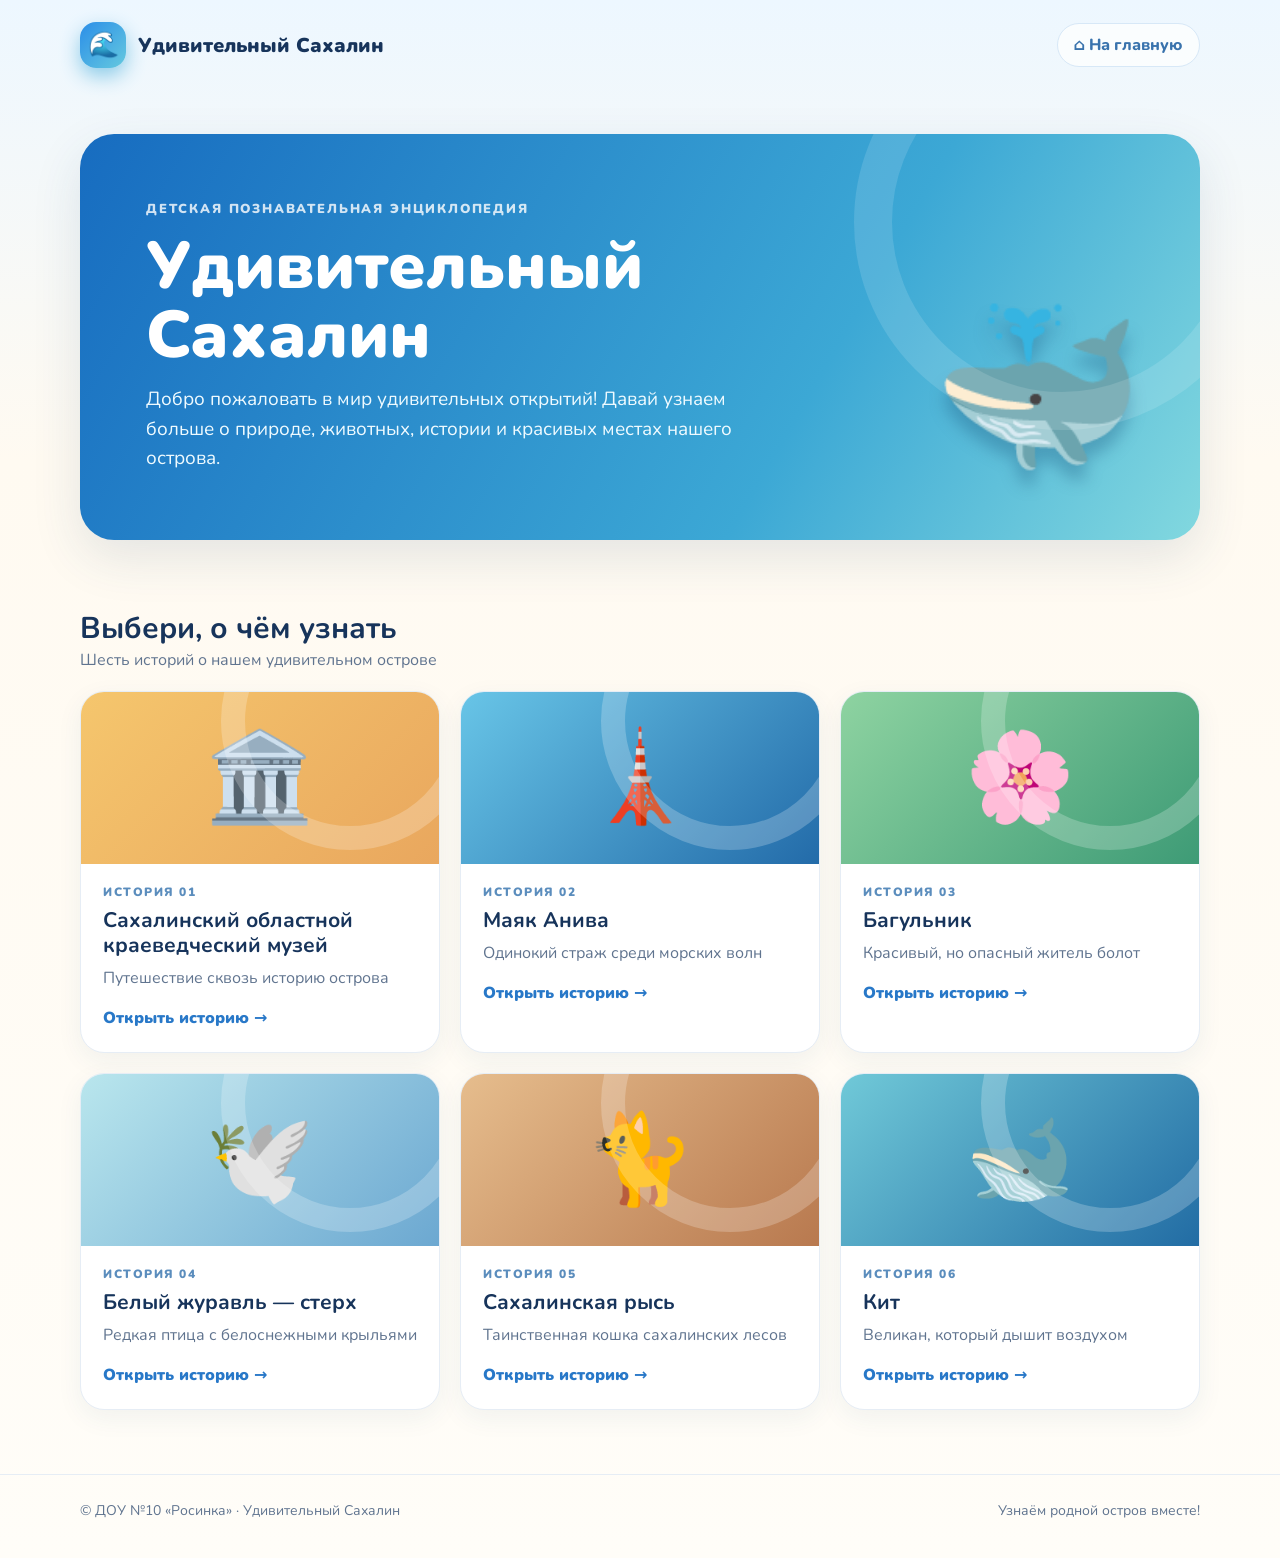
<file: index.html>
<!doctype html>
<html lang="ru"><head><meta charset="utf-8"><meta name="viewport" content="width=device-width, initial-scale=1">
<meta name="theme-color" content="#2878d0"><meta name="description" content="Детская виртуальная энциклопедия о природе, истории и достопримечательностях Сахалина.">
<title>Удивительный Сахалин — Удивительный Сахалин</title><link rel="stylesheet" href="assets/style.css"></head><body><header><div class="wrap top"><a class="brand" href="index.html"><span class="brand-mark">🌊</span><span>Удивительный Сахалин</span></a><a class="navlink" href="index.html">⌂ На главную</a></div></header>
<main class="wrap">
<section class="hero"><div class="hero-box"><div class="eyebrow">Детская познавательная энциклопедия</div><h1>Удивительный Сахалин</h1><p>Добро пожаловать в мир удивительных открытий! Давай узнаем больше о природе, животных, истории и красивых местах нашего острова.</p><div class="hero-art">🐳</div></div></section>
<div class="section-head"><div><h2>Выбери, о чём узнать</h2><p>Шесть историй о нашем удивительном острове</p></div></div>
<section class="cards"><a class="card" href="museum.html"><div class="card-art museum">🏛️</div><div class="card-body"><div class="num">ИСТОРИЯ 01</div><h3>Сахалинский областной краеведческий музей</h3><p>Путешествие сквозь историю острова</p><span class="more">Открыть историю →</span></div></a><a class="card" href="aniva.html"><div class="card-art aniva">🗼</div><div class="card-body"><div class="num">ИСТОРИЯ 02</div><h3>Маяк Анива</h3><p>Одинокий страж среди морских волн</p><span class="more">Открыть историю →</span></div></a><a class="card" href="bagulnik.html"><div class="card-art plant">🌸</div><div class="card-body"><div class="num">ИСТОРИЯ 03</div><h3>Багульник</h3><p>Красивый, но опасный житель болот</p><span class="more">Открыть историю →</span></div></a><a class="card" href="sterkh.html"><div class="card-art bird">🕊️</div><div class="card-body"><div class="num">ИСТОРИЯ 04</div><h3>Белый журавль — стерх</h3><p>Редкая птица с белоснежными крыльями</p><span class="more">Открыть историю →</span></div></a><a class="card" href="lynx.html"><div class="card-art lynx">🐈</div><div class="card-body"><div class="num">ИСТОРИЯ 05</div><h3>Сахалинская рысь</h3><p>Таинственная кошка сахалинских лесов</p><span class="more">Открыть историю →</span></div></a><a class="card" href="whale.html"><div class="card-art whale">🐋</div><div class="card-body"><div class="num">ИСТОРИЯ 06</div><h3>Кит</h3><p>Великан, который дышит воздухом</p><span class="more">Открыть историю →</span></div></a></section>
</main><footer><div class="wrap foot"><span>© ДОУ №10 «Росинка» · Удивительный Сахалин</span><span>Узнаём родной остров вместе!</span></div></footer></body></html>
</file>
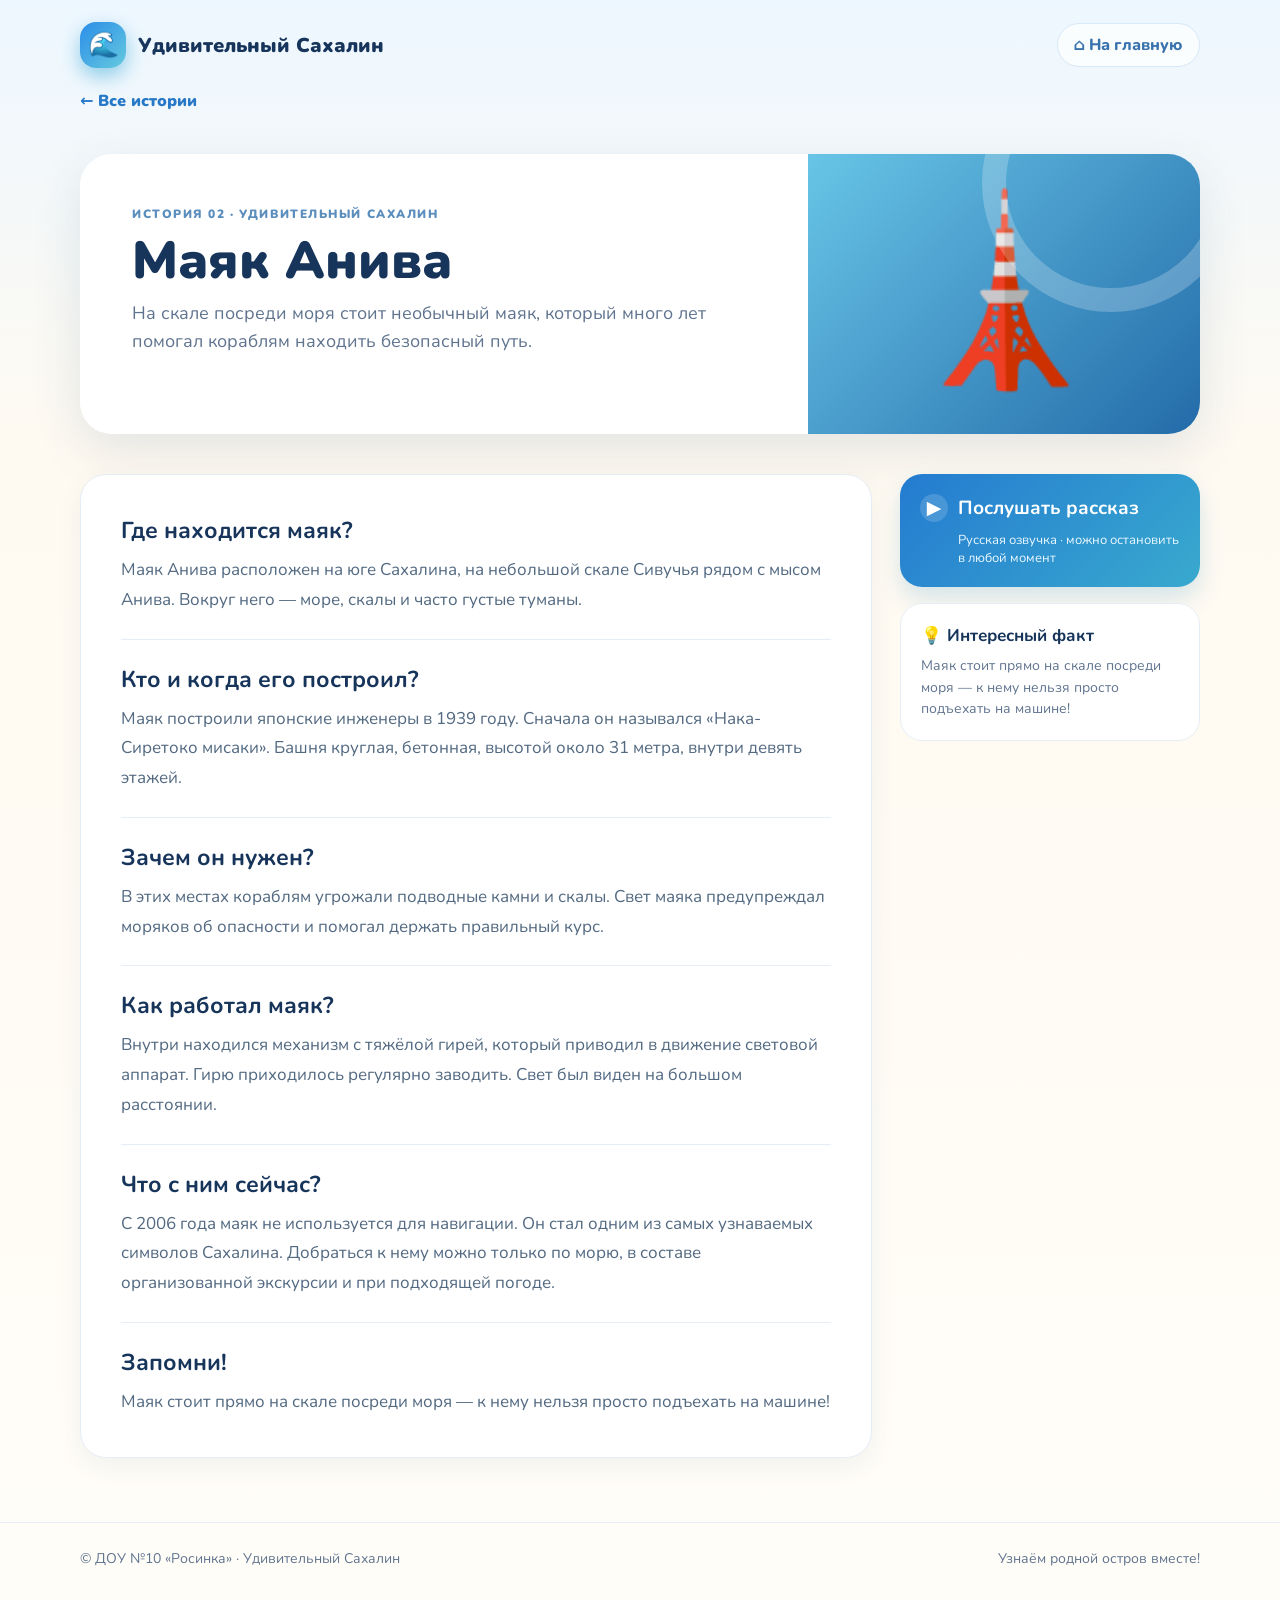
<file: aniva.html>
<!doctype html>
<html lang="ru"><head><meta charset="utf-8"><meta name="viewport" content="width=device-width, initial-scale=1">
<meta name="theme-color" content="#2878d0"><meta name="description" content="Детская виртуальная энциклопедия о природе, истории и достопримечательностях Сахалина.">
<title>Маяк Анива — Удивительный Сахалин</title><link rel="stylesheet" href="assets/style.css"></head><body><header><div class="wrap top"><a class="brand" href="index.html"><span class="brand-mark">🌊</span><span>Удивительный Сахалин</span></a><a class="navlink" href="index.html">⌂ На главную</a></div></header>
<main class="wrap">
<a class="back" href="index.html">← Все истории</a>
<section class="article-hero"><div class="article-banner"><div class="article-copy"><div class="num">ИСТОРИЯ 02 · УДИВИТЕЛЬНЫЙ САХАЛИН</div><h1>Маяк Анива</h1><p>На скале посреди моря стоит необычный маяк, который много лет помогал кораблям находить безопасный путь.</p></div><div class="art aniva">🗼</div></div></section>
<div class="content"><article class="story"><section><h2>Где находится маяк?</h2><p>Маяк Анива расположен на юге Сахалина, на небольшой скале Сивучья рядом с мысом Анива. Вокруг него — море, скалы и часто густые туманы.</p></section><section><h2>Кто и когда его построил?</h2><p>Маяк построили японские инженеры в 1939 году. Сначала он назывался «Нака-Сиретоко мисаки». Башня круглая, бетонная, высотой около 31 метра, внутри девять этажей.</p></section><section><h2>Зачем он нужен?</h2><p>В этих местах кораблям угрожали подводные камни и скалы. Свет маяка предупреждал моряков об опасности и помогал держать правильный курс.</p></section><section><h2>Как работал маяк?</h2><p>Внутри находился механизм с тяжёлой гирей, который приводил в движение световой аппарат. Гирю приходилось регулярно заводить. Свет был виден на большом расстоянии.</p></section><section><h2>Что с ним сейчас?</h2><p>С 2006 года маяк не используется для навигации. Он стал одним из самых узнаваемых символов Сахалина. Добраться к нему можно только по морю, в составе организованной экскурсии и при подходящей погоде.</p></section><section><h2>Запомни!</h2><p>Маяк стоит прямо на скале посреди моря — к нему нельзя просто подъехать на машине!</p></section></article>
<aside class="side">
<button class="listen" id="listen" type="button"><strong><span class="listen-icon" id="listenIcon">▶</span><span id="listenLabel">Послушать рассказ</span></strong><small>Русская озвучка · можно остановить в любой момент</small></button>
<div class="side-card"><h3>💡 Интересный факт</h3><p>Маяк стоит прямо на скале посреди моря — к нему нельзя просто подъехать на машине!</p></div>
</aside></div>
</main>
<script>
const parts=["Маяк Анива. На скале посреди моря стоит необычный маяк, который много лет помогал кораблям находить безопасный путь.", "Где находится маяк?. Маяк Анива расположен на юге Сахалина, на небольшой скале Сивучья рядом с мысом Анива. Вокруг него — море, скалы и часто густые туманы.", "Кто и когда его построил?. Маяк построили японские инженеры в 1939 году. Сначала он назывался «Нака-Сиретоко мисаки». Башня круглая, бетонная, высотой около 31 метра, внутри девять этажей.", "Зачем он нужен?. В этих местах кораблям угрожали подводные камни и скалы. Свет маяка предупреждал моряков об опасности и помогал держать правильный курс.", "Как работал маяк?. Внутри находился механизм с тяжёлой гирей, который приводил в движение световой аппарат. Гирю приходилось регулярно заводить. Свет был виден на большом расстоянии.", "Что с ним сейчас?. С 2006 года маяк не используется для навигации. Он стал одним из самых узнаваемых символов Сахалина. Добраться к нему можно только по морю, в составе организованной экскурсии и при подходящей погоде.", "Интересный факт. Маяк стоит прямо на скале посреди моря — к нему нельзя просто подъехать на машине!"];
const btn=document.getElementById('listen'), label=document.getElementById('listenLabel'), icon=document.getElementById('listenIcon'), status=document.getElementById('status');
let playing=false;
function stopSpeech(){if('speechSynthesis' in window)window.speechSynthesis.cancel();playing=false;label.textContent='Послушать рассказ';icon.textContent='▶';}
btn.addEventListener('click',()=>{
 if(!('speechSynthesis' in window)){status.textContent='К сожалению, этот браузер не поддерживает озвучивание. Попробуйте открыть сайт в Chrome или Safari.';return;}
 if(playing){stopSpeech();status.textContent='Воспроизведение остановлено.';return;}
 window.speechSynthesis.cancel();
 const text=parts.join('\n\n');
 const utterance=new SpeechSynthesisUtterance(text);
 utterance.lang='ru-RU';utterance.rate=0.88;utterance.pitch=1;
 const voices=window.speechSynthesis.getVoices();
 const russian=voices.find(v=>v.lang.toLowerCase().startsWith('ru'));
 if(russian)utterance.voice=russian;
 utterance.onstart=()=>{playing=true;label.textContent='Остановить рассказ';icon.textContent='Ⅱ';status.textContent='Рассказ звучит…';};
 utterance.onend=()=>{stopSpeech();status.textContent='Рассказ завершён.';};
 utterance.onerror=()=>{stopSpeech();status.textContent='Не удалось запустить озвучивание. Попробуйте ещё раз.';};
 window.speechSynthesis.speak(utterance);
});
window.addEventListener('pagehide',()=>window.speechSynthesis?.cancel());
</script>
<footer><div class="wrap foot"><span>© ДОУ №10 «Росинка» · Удивительный Сахалин</span><span>Узнаём родной остров вместе!</span></div></footer></body></html>
</file>
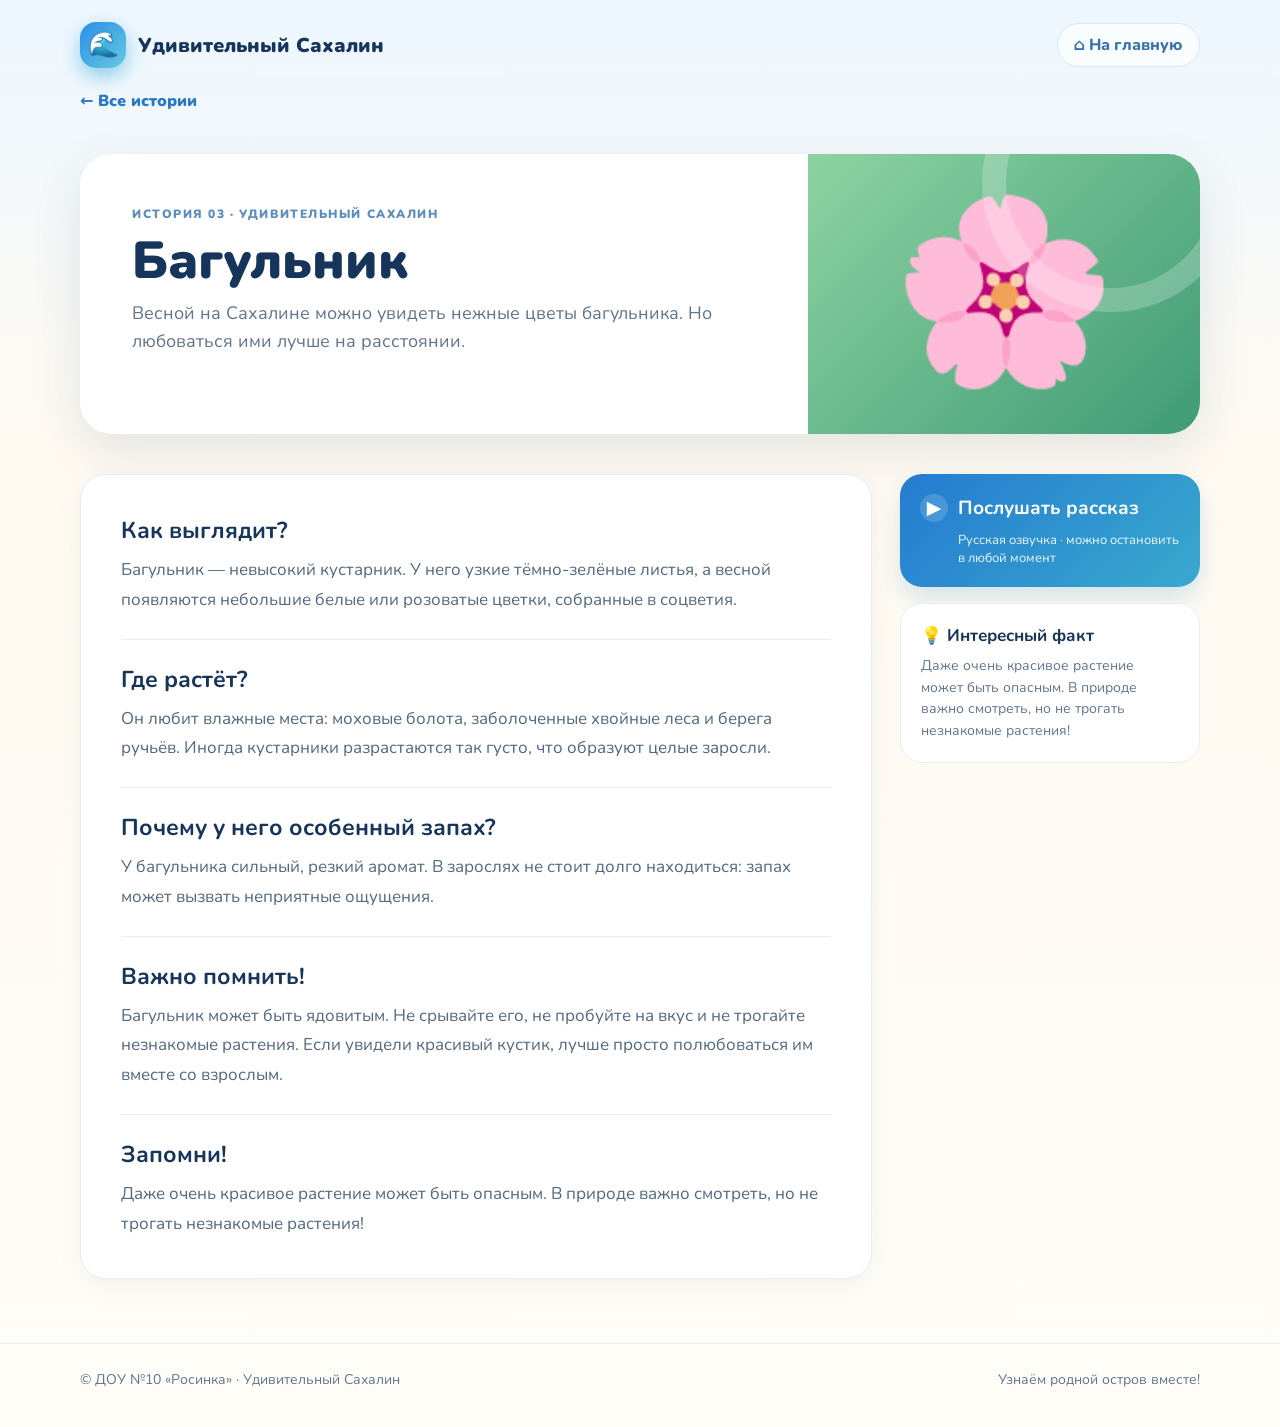
<file: bagulnik.html>
<!doctype html>
<html lang="ru"><head><meta charset="utf-8"><meta name="viewport" content="width=device-width, initial-scale=1">
<meta name="theme-color" content="#2878d0"><meta name="description" content="Детская виртуальная энциклопедия о природе, истории и достопримечательностях Сахалина.">
<title>Багульник — Удивительный Сахалин</title><link rel="stylesheet" href="assets/style.css"></head><body><header><div class="wrap top"><a class="brand" href="index.html"><span class="brand-mark">🌊</span><span>Удивительный Сахалин</span></a><a class="navlink" href="index.html">⌂ На главную</a></div></header>
<main class="wrap">
<a class="back" href="index.html">← Все истории</a>
<section class="article-hero"><div class="article-banner"><div class="article-copy"><div class="num">ИСТОРИЯ 03 · УДИВИТЕЛЬНЫЙ САХАЛИН</div><h1>Багульник</h1><p>Весной на Сахалине можно увидеть нежные цветы багульника. Но любоваться ими лучше на расстоянии.</p></div><div class="art plant">🌸</div></div></section>
<div class="content"><article class="story"><section><h2>Как выглядит?</h2><p>Багульник — невысокий кустарник. У него узкие тёмно-зелёные листья, а весной появляются небольшие белые или розоватые цветки, собранные в соцветия.</p></section><section><h2>Где растёт?</h2><p>Он любит влажные места: моховые болота, заболоченные хвойные леса и берега ручьёв. Иногда кустарники разрастаются так густо, что образуют целые заросли.</p></section><section><h2>Почему у него особенный запах?</h2><p>У багульника сильный, резкий аромат. В зарослях не стоит долго находиться: запах может вызвать неприятные ощущения.</p></section><section><h2>Важно помнить!</h2><p>Багульник может быть ядовитым. Не срывайте его, не пробуйте на вкус и не трогайте незнакомые растения. Если увидели красивый кустик, лучше просто полюбоваться им вместе со взрослым.</p></section><section><h2>Запомни!</h2><p>Даже очень красивое растение может быть опасным. В природе важно смотреть, но не трогать незнакомые растения!</p></section></article>
<aside class="side">
<button class="listen" id="listen" type="button"><strong><span class="listen-icon" id="listenIcon">▶</span><span id="listenLabel">Послушать рассказ</span></strong><small>Русская озвучка · можно остановить в любой момент</small></button>
<div class="side-card"><h3>💡 Интересный факт</h3><p>Даже очень красивое растение может быть опасным. В природе важно смотреть, но не трогать незнакомые растения!</p></div>
</aside></div>
</main>
<script>
const parts=["Багульник. Весной на Сахалине можно увидеть нежные цветы багульника. Но любоваться ими лучше на расстоянии.", "Как выглядит?. Багульник — невысокий кустарник. У него узкие тёмно-зелёные листья, а весной появляются небольшие белые или розоватые цветки, собранные в соцветия.", "Где растёт?. Он любит влажные места: моховые болота, заболоченные хвойные леса и берега ручьёв. Иногда кустарники разрастаются так густо, что образуют целые заросли.", "Почему у него особенный запах?. У багульника сильный, резкий аромат. В зарослях не стоит долго находиться: запах может вызвать неприятные ощущения.", "Важно помнить!. Багульник может быть ядовитым. Не срывайте его, не пробуйте на вкус и не трогайте незнакомые растения. Если увидели красивый кустик, лучше просто полюбоваться им вместе со взрослым.", "Интересный факт. Даже очень красивое растение может быть опасным. В природе важно смотреть, но не трогать незнакомые растения!"];
const btn=document.getElementById('listen'), label=document.getElementById('listenLabel'), icon=document.getElementById('listenIcon'), status=document.getElementById('status');
let playing=false;
function stopSpeech(){if('speechSynthesis' in window)window.speechSynthesis.cancel();playing=false;label.textContent='Послушать рассказ';icon.textContent='▶';}
btn.addEventListener('click',()=>{
 if(!('speechSynthesis' in window)){status.textContent='К сожалению, этот браузер не поддерживает озвучивание. Попробуйте открыть сайт в Chrome или Safari.';return;}
 if(playing){stopSpeech();status.textContent='Воспроизведение остановлено.';return;}
 window.speechSynthesis.cancel();
 const text=parts.join('\n\n');
 const utterance=new SpeechSynthesisUtterance(text);
 utterance.lang='ru-RU';utterance.rate=0.88;utterance.pitch=1;
 const voices=window.speechSynthesis.getVoices();
 const russian=voices.find(v=>v.lang.toLowerCase().startsWith('ru'));
 if(russian)utterance.voice=russian;
 utterance.onstart=()=>{playing=true;label.textContent='Остановить рассказ';icon.textContent='Ⅱ';status.textContent='Рассказ звучит…';};
 utterance.onend=()=>{stopSpeech();status.textContent='Рассказ завершён.';};
 utterance.onerror=()=>{stopSpeech();status.textContent='Не удалось запустить озвучивание. Попробуйте ещё раз.';};
 window.speechSynthesis.speak(utterance);
});
window.addEventListener('pagehide',()=>window.speechSynthesis?.cancel());
</script>
<footer><div class="wrap foot"><span>© ДОУ №10 «Росинка» · Удивительный Сахалин</span><span>Узнаём родной остров вместе!</span></div></footer></body></html>
</file>
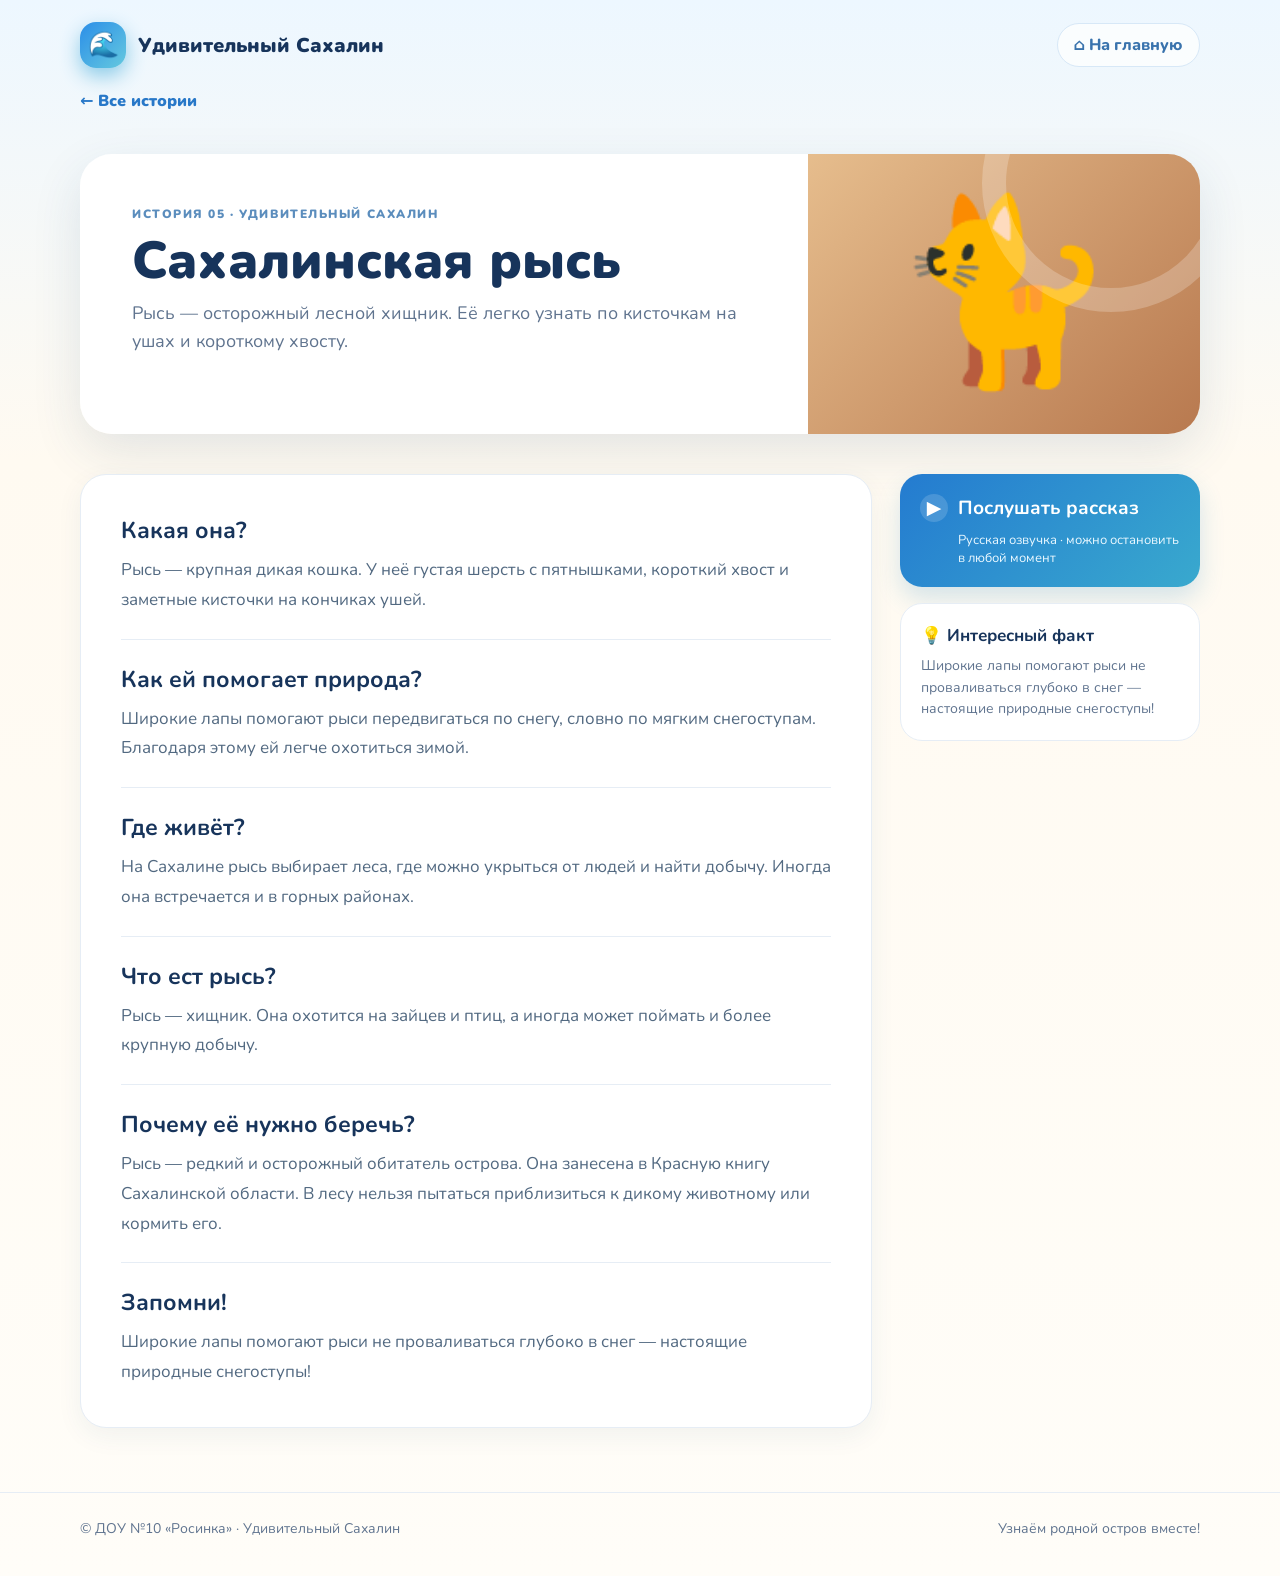
<file: lynx.html>
<!doctype html>
<html lang="ru"><head><meta charset="utf-8"><meta name="viewport" content="width=device-width, initial-scale=1">
<meta name="theme-color" content="#2878d0"><meta name="description" content="Детская виртуальная энциклопедия о природе, истории и достопримечательностях Сахалина.">
<title>Сахалинская рысь — Удивительный Сахалин</title><link rel="stylesheet" href="assets/style.css"></head><body><header><div class="wrap top"><a class="brand" href="index.html"><span class="brand-mark">🌊</span><span>Удивительный Сахалин</span></a><a class="navlink" href="index.html">⌂ На главную</a></div></header>
<main class="wrap">
<a class="back" href="index.html">← Все истории</a>
<section class="article-hero"><div class="article-banner"><div class="article-copy"><div class="num">ИСТОРИЯ 05 · УДИВИТЕЛЬНЫЙ САХАЛИН</div><h1>Сахалинская рысь</h1><p>Рысь — осторожный лесной хищник. Её легко узнать по кисточкам на ушах и короткому хвосту.</p></div><div class="art lynx">🐈</div></div></section>
<div class="content"><article class="story"><section><h2>Какая она?</h2><p>Рысь — крупная дикая кошка. У неё густая шерсть с пятнышками, короткий хвост и заметные кисточки на кончиках ушей.</p></section><section><h2>Как ей помогает природа?</h2><p>Широкие лапы помогают рыси передвигаться по снегу, словно по мягким снегоступам. Благодаря этому ей легче охотиться зимой.</p></section><section><h2>Где живёт?</h2><p>На Сахалине рысь выбирает леса, где можно укрыться от людей и найти добычу. Иногда она встречается и в горных районах.</p></section><section><h2>Что ест рысь?</h2><p>Рысь — хищник. Она охотится на зайцев и птиц, а иногда может поймать и более крупную добычу.</p></section><section><h2>Почему её нужно беречь?</h2><p>Рысь — редкий и осторожный обитатель острова. Она занесена в Красную книгу Сахалинской области. В лесу нельзя пытаться приблизиться к дикому животному или кормить его.</p></section><section><h2>Запомни!</h2><p>Широкие лапы помогают рыси не проваливаться глубоко в снег — настоящие природные снегоступы!</p></section></article>
<aside class="side">
<button class="listen" id="listen" type="button"><strong><span class="listen-icon" id="listenIcon">▶</span><span id="listenLabel">Послушать рассказ</span></strong><small>Русская озвучка · можно остановить в любой момент</small></button>
<div class="side-card"><h3>💡 Интересный факт</h3><p>Широкие лапы помогают рыси не проваливаться глубоко в снег — настоящие природные снегоступы!</p></div>
</aside></div>
</main>
<script>
const parts=["Сахалинская рысь. Рысь — осторожный лесной хищник. Её легко узнать по кисточкам на ушах и короткому хвосту.", "Какая она?. Рысь — крупная дикая кошка. У неё густая шерсть с пятнышками, короткий хвост и заметные кисточки на кончиках ушей.", "Как ей помогает природа?. Широкие лапы помогают рыси передвигаться по снегу, словно по мягким снегоступам. Благодаря этому ей легче охотиться зимой.", "Где живёт?. На Сахалине рысь выбирает леса, где можно укрыться от людей и найти добычу. Иногда она встречается и в горных районах.", "Что ест рысь?. Рысь — хищник. Она охотится на зайцев и птиц, а иногда может поймать и более крупную добычу.", "Почему её нужно беречь?. Рысь — редкий и осторожный обитатель острова. Она занесена в Красную книгу Сахалинской области. В лесу нельзя пытаться приблизиться к дикому животному или кормить его.", "Интересный факт. Широкие лапы помогают рыси не проваливаться глубоко в снег — настоящие природные снегоступы!"];
const btn=document.getElementById('listen'), label=document.getElementById('listenLabel'), icon=document.getElementById('listenIcon'), status=document.getElementById('status');
let playing=false;
function stopSpeech(){if('speechSynthesis' in window)window.speechSynthesis.cancel();playing=false;label.textContent='Послушать рассказ';icon.textContent='▶';}
btn.addEventListener('click',()=>{
 if(!('speechSynthesis' in window)){status.textContent='К сожалению, этот браузер не поддерживает озвучивание. Попробуйте открыть сайт в Chrome или Safari.';return;}
 if(playing){stopSpeech();status.textContent='Воспроизведение остановлено.';return;}
 window.speechSynthesis.cancel();
 const text=parts.join('\n\n');
 const utterance=new SpeechSynthesisUtterance(text);
 utterance.lang='ru-RU';utterance.rate=0.88;utterance.pitch=1;
 const voices=window.speechSynthesis.getVoices();
 const russian=voices.find(v=>v.lang.toLowerCase().startsWith('ru'));
 if(russian)utterance.voice=russian;
 utterance.onstart=()=>{playing=true;label.textContent='Остановить рассказ';icon.textContent='Ⅱ';status.textContent='Рассказ звучит…';};
 utterance.onend=()=>{stopSpeech();status.textContent='Рассказ завершён.';};
 utterance.onerror=()=>{stopSpeech();status.textContent='Не удалось запустить озвучивание. Попробуйте ещё раз.';};
 window.speechSynthesis.speak(utterance);
});
window.addEventListener('pagehide',()=>window.speechSynthesis?.cancel());
</script>
<footer><div class="wrap foot"><span>© ДОУ №10 «Росинка» · Удивительный Сахалин</span><span>Узнаём родной остров вместе!</span></div></footer></body></html>
</file>
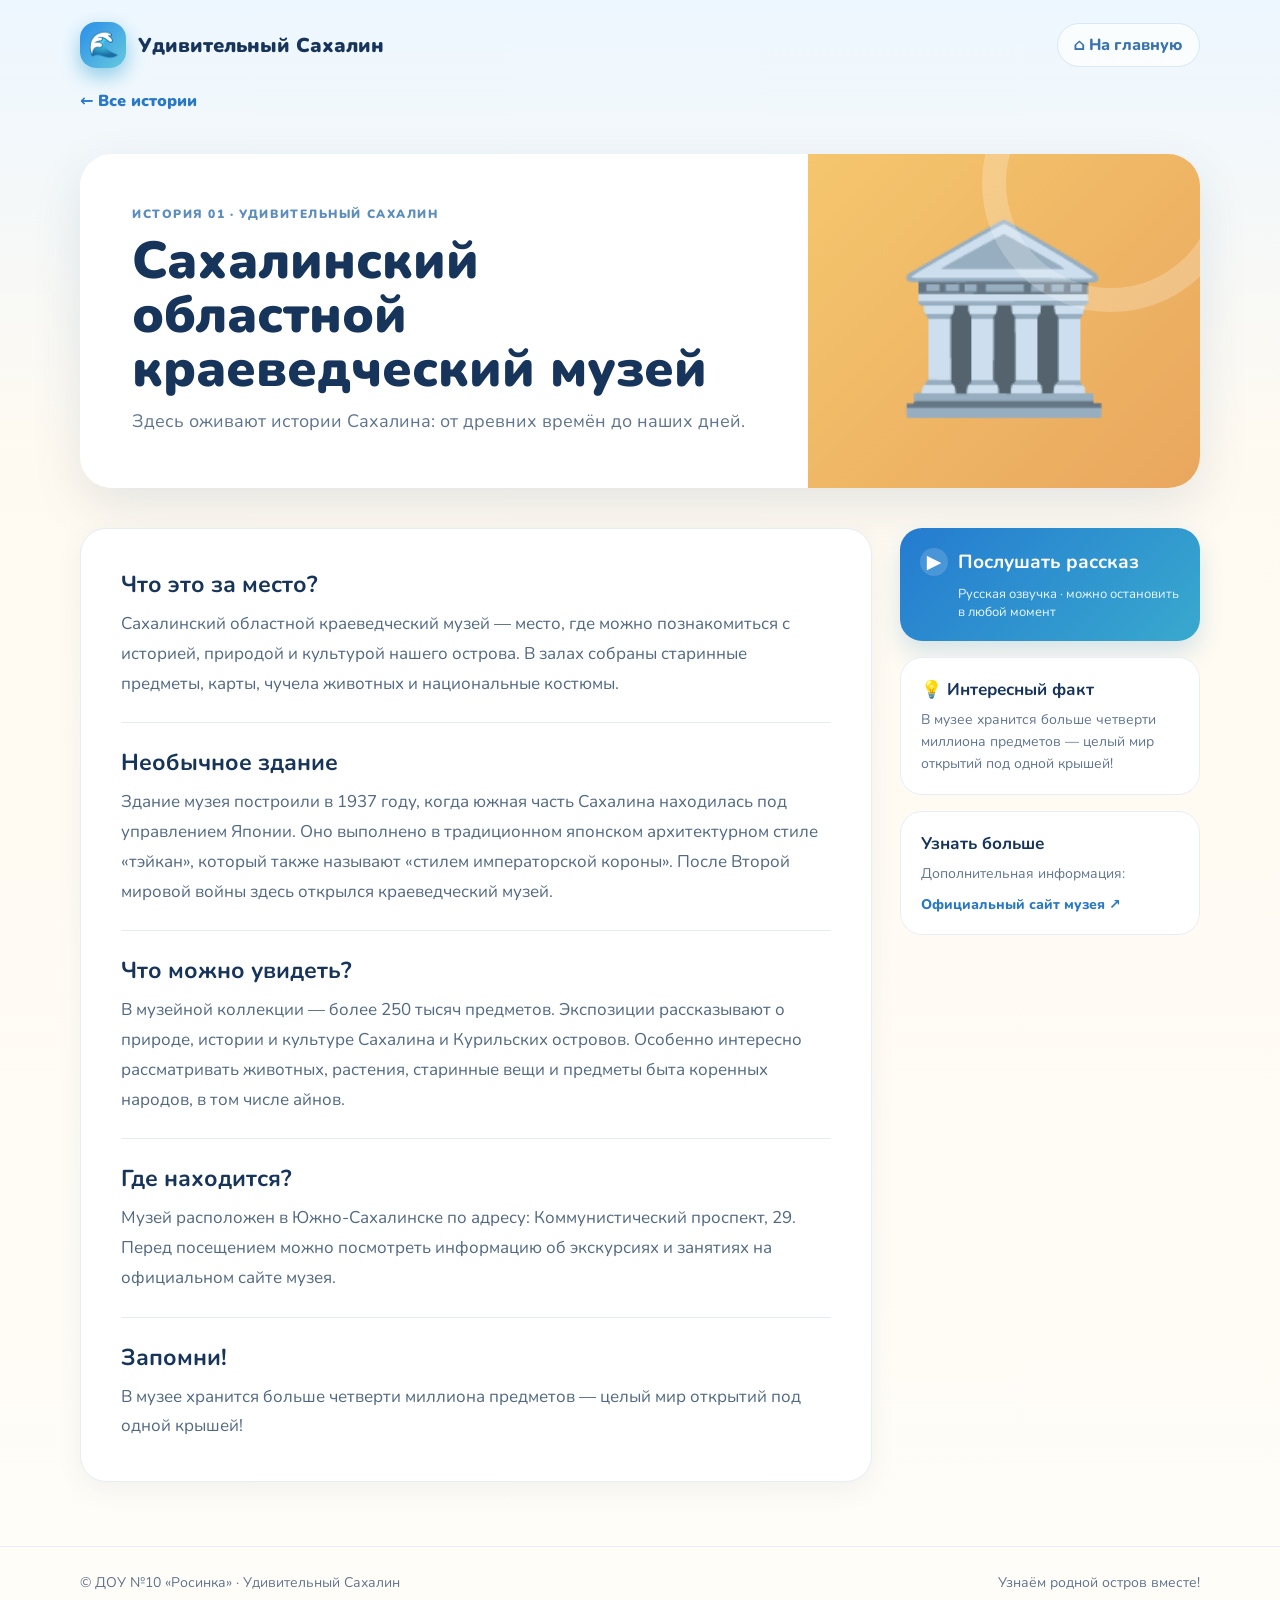
<file: museum.html>
<!doctype html>
<html lang="ru"><head><meta charset="utf-8"><meta name="viewport" content="width=device-width, initial-scale=1">
<meta name="theme-color" content="#2878d0"><meta name="description" content="Детская виртуальная энциклопедия о природе, истории и достопримечательностях Сахалина.">
<title>Сахалинский областной краеведческий музей — Удивительный Сахалин</title><link rel="stylesheet" href="assets/style.css"></head><body><header><div class="wrap top"><a class="brand" href="index.html"><span class="brand-mark">🌊</span><span>Удивительный Сахалин</span></a><a class="navlink" href="index.html">⌂ На главную</a></div></header>
<main class="wrap">
<a class="back" href="index.html">← Все истории</a>
<section class="article-hero"><div class="article-banner"><div class="article-copy"><div class="num">ИСТОРИЯ 01 · УДИВИТЕЛЬНЫЙ САХАЛИН</div><h1>Сахалинский областной краеведческий музей</h1><p>Здесь оживают истории Сахалина: от древних времён до наших дней.</p></div><div class="art museum">🏛️</div></div></section>
<div class="content"><article class="story"><section><h2>Что это за место?</h2><p>Сахалинский областной краеведческий музей — место, где можно познакомиться с историей, природой и культурой нашего острова. В залах собраны старинные предметы, карты, чучела животных и национальные костюмы.</p></section><section><h2>Необычное здание</h2><p>Здание музея построили в 1937 году, когда южная часть Сахалина находилась под управлением Японии. Оно выполнено в традиционном японском архитектурном стиле «тэйкан», который также называют «стилем императорской короны». После Второй мировой войны здесь открылся краеведческий музей.</p></section><section><h2>Что можно увидеть?</h2><p>В музейной коллекции — более 250 тысяч предметов. Экспозиции рассказывают о природе, истории и культуре Сахалина и Курильских островов. Особенно интересно рассматривать животных, растения, старинные вещи и предметы быта коренных народов, в том числе айнов.</p></section><section><h2>Где находится?</h2><p>Музей расположен в Южно-Сахалинске по адресу: Коммунистический проспект, 29. Перед посещением можно посмотреть информацию об экскурсиях и занятиях на официальном сайте музея.</p></section><section><h2>Запомни!</h2><p>В музее хранится больше четверти миллиона предметов — целый мир открытий под одной крышей!</p></section></article>
<aside class="side">
<button class="listen" id="listen" type="button"><strong><span class="listen-icon" id="listenIcon">▶</span><span id="listenLabel">Послушать рассказ</span></strong><small>Русская озвучка · можно остановить в любой момент</small></button>
<div class="side-card"><h3>💡 Интересный факт</h3><p>В музее хранится больше четверти миллиона предметов — целый мир открытий под одной крышей!</p></div>
<div class="side-card resources"><h3>Узнать больше</h3><p>Дополнительная информация:</p><a href="https://sakhalinmuseum.ru/" target="_blank" rel="noopener">Официальный сайт музея ↗</a></div>
<div class="toast" id="status" aria-live="polite"></div>
</aside></div>
</main>
<script>
const parts=["Сахалинский областной краеведческий музей. Здесь оживают истории Сахалина: от древних времён до наших дней.", "Что это за место?. Сахалинский областной краеведческий музей — место, где можно познакомиться с историей, природой и культурой нашего острова. В залах собраны старинные предметы, карты, чучела животных и национальные костюмы.", "Необычное здание. Здание музея построили в 1937 году, когда южная часть Сахалина находилась под управлением Японии. Оно выполнено в традиционном японском архитектурном стиле «тэйкан», который также называют «стилем императорской короны». После Второй мировой войны здесь открылся краеведческий музей.", "Что можно увидеть?. В музейной коллекции — более 250 тысяч предметов. Экспозиции рассказывают о природе, истории и культуре Сахалина и Курильских островов. Особенно интересно рассматривать животных, растения, старинные вещи и предметы быта коренных народов, в том числе айнов.", "Где находится?. Музей расположен в Южно-Сахалинске по адресу: Коммунистический проспект, 29. Перед посещением можно посмотреть информацию об экскурсиях и занятиях на официальном сайте музея.", "Интересный факт. В музее хранится больше четверти миллиона предметов — целый мир открытий под одной крышей!"];
const btn=document.getElementById('listen'), label=document.getElementById('listenLabel'), icon=document.getElementById('listenIcon'), status=document.getElementById('status');
let playing=false;
function stopSpeech(){if('speechSynthesis' in window)window.speechSynthesis.cancel();playing=false;label.textContent='Послушать рассказ';icon.textContent='▶';}
btn.addEventListener('click',()=>{
 if(!('speechSynthesis' in window)){status.textContent='К сожалению, этот браузер не поддерживает озвучивание. Попробуйте открыть сайт в Chrome или Safari.';return;}
 if(playing){stopSpeech();status.textContent='Воспроизведение остановлено.';return;}
 window.speechSynthesis.cancel();
 const text=parts.join('\n\n');
 const utterance=new SpeechSynthesisUtterance(text);
 utterance.lang='ru-RU';utterance.rate=0.88;utterance.pitch=1;
 const voices=window.speechSynthesis.getVoices();
 const russian=voices.find(v=>v.lang.toLowerCase().startsWith('ru'));
 if(russian)utterance.voice=russian;
 utterance.onstart=()=>{playing=true;label.textContent='Остановить рассказ';icon.textContent='Ⅱ';status.textContent='Рассказ звучит…';};
 utterance.onend=()=>{stopSpeech();status.textContent='Рассказ завершён.';};
 utterance.onerror=()=>{stopSpeech();status.textContent='Не удалось запустить озвучивание. Попробуйте ещё раз.';};
 window.speechSynthesis.speak(utterance);
});
window.addEventListener('pagehide',()=>window.speechSynthesis?.cancel());
</script>
<footer><div class="wrap foot"><span>© ДОУ №10 «Росинка» · Удивительный Сахалин</span><span>Узнаём родной остров вместе!</span></div></footer></body></html>
</file>
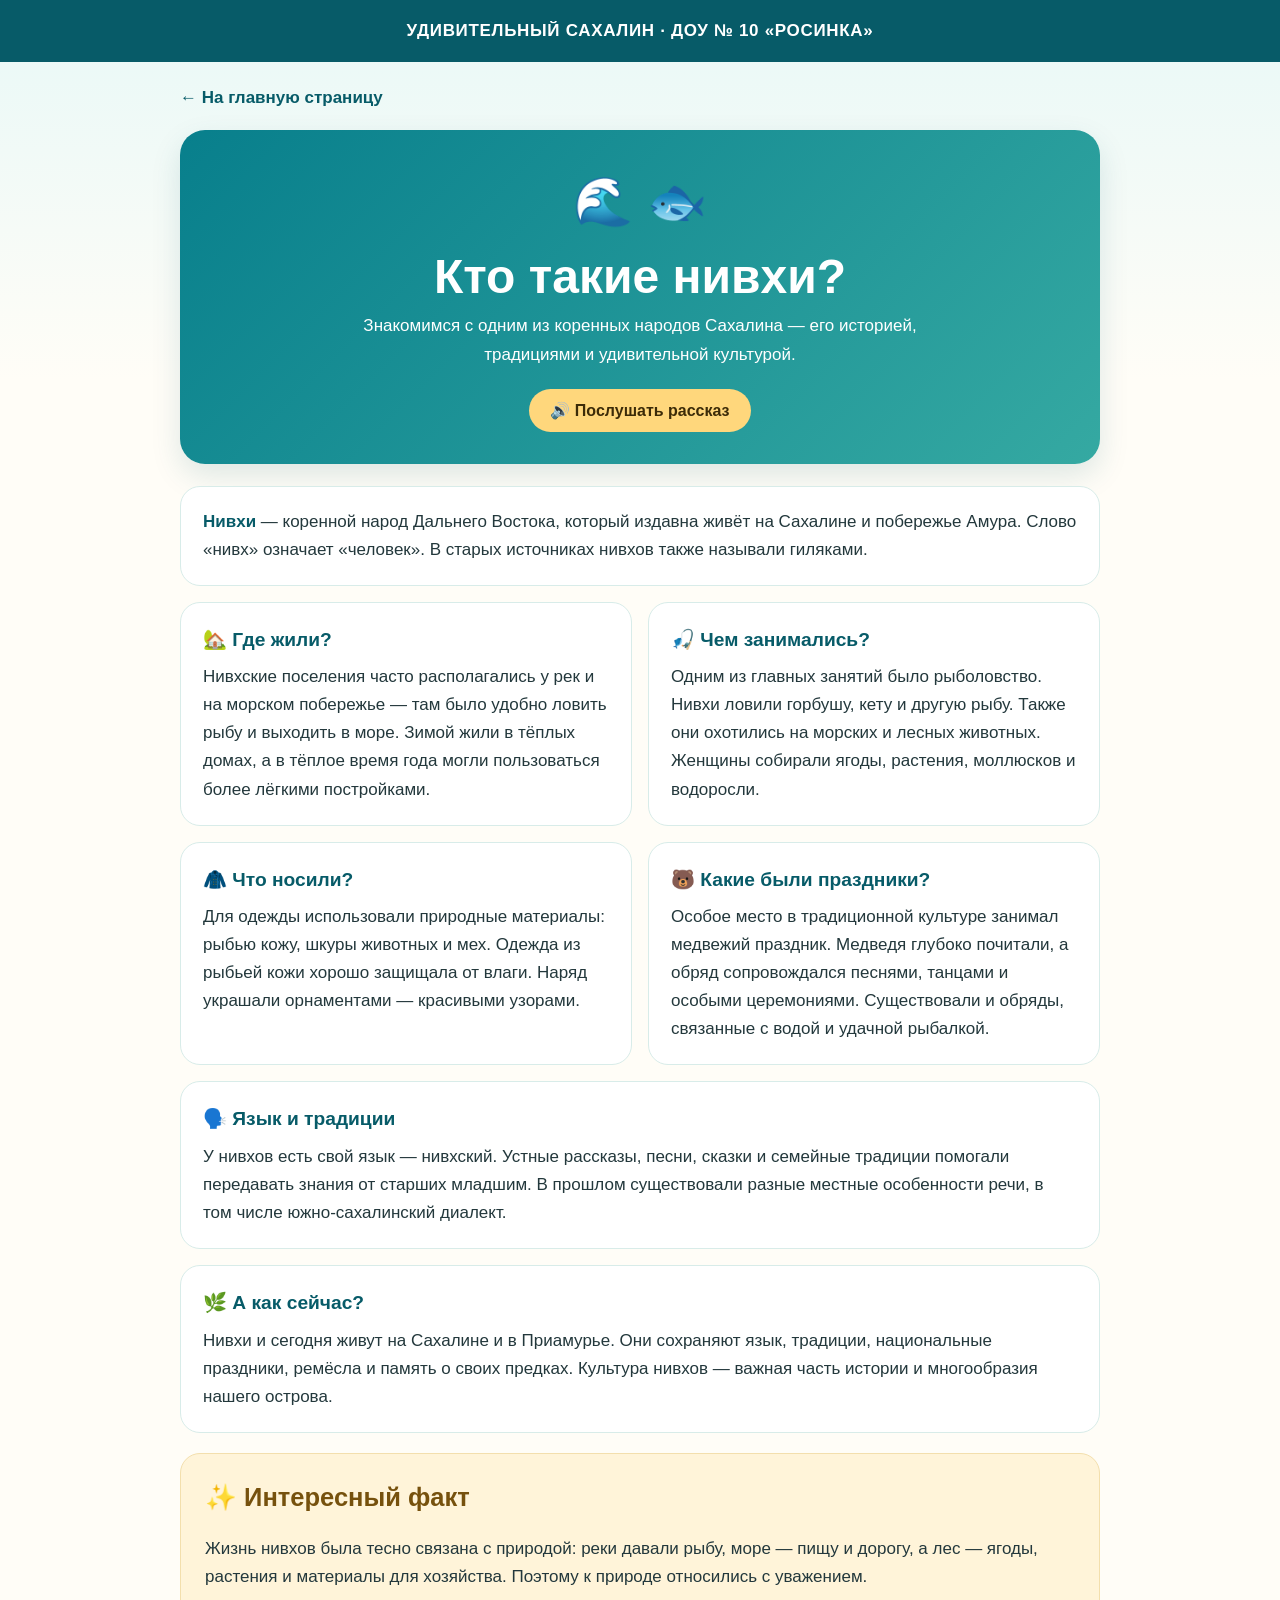
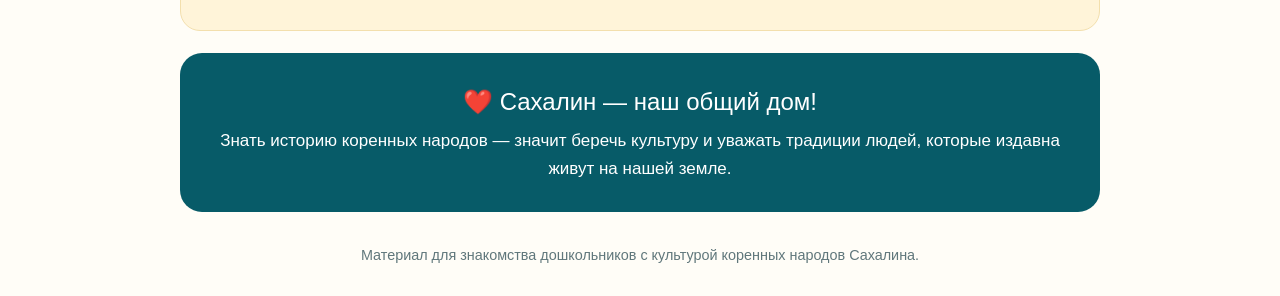
<file: nivkhi.html>
<!DOCTYPE html>
<html lang="ru">
<head>
<meta charset="UTF-8">
<meta name="viewport" content="width=device-width, initial-scale=1">
<title>Кто такие нивхи? — Удивительный Сахалин</title>
<style>
:root{--teal:#087f8c;--dark:#075b68;--aqua:#e8f8f7;--gold:#ffd77c;--ink:#23383c}
*{box-sizing:border-box}body{margin:0;color:var(--ink);background:linear-gradient(180deg,#e8f8f7,#fffdf7 380px);font:17px/1.65 "Trebuchet MS",Arial,sans-serif}
.top{padding:17px;background:var(--dark);color:white;text-align:center;font-weight:bold;letter-spacing:.04em}
.wrap{width:min(920px,calc(100% - 32px));margin:auto}.back{display:inline-block;margin:22px 0 10px;color:var(--dark);font-weight:bold;text-decoration:none}
.hero{padding:32px 24px;margin:8px 0 22px;border-radius:25px;color:white;text-align:center;background:linear-gradient(135deg,#087f8c,#35a9a2);box-shadow:0 12px 30px #075b6822}
.symbol{font-size:48px}h1{font-size:clamp(2rem,5vw,3rem);line-height:1.15;margin:8px 0}.hero p{max-width:650px;margin:auto}
button{margin-top:20px;padding:12px 21px;border:0;border-radius:30px;background:var(--gold);color:#3c2b08;font-size:1rem;font-weight:bold;cursor:pointer}
.intro,.card{padding:21px 22px;background:white;border:1px solid #d8ece9;border-radius:20px}.intro{margin-bottom:16px}.intro strong{color:var(--dark)}
.cards{display:grid;grid-template-columns:repeat(2,minmax(0,1fr));gap:16px}.card h2{margin:0 0 8px;color:var(--dark);font-size:1.2rem}.card p{margin:0}.wide{grid-column:1/-1}
.fact{padding:22px 24px;margin:20px 0;border-radius:20px;background:#fff4d9;border:1px solid #f3dfad}.fact h2{margin:0 0 8px;color:#76510d}
.closing{padding:24px;margin:22px 0 32px;border-radius:22px;background:var(--dark);color:white;text-align:center}.closing p{margin:5px 0}
footer{padding-bottom:28px;text-align:center;color:#60777b;font-size:.9rem}
@media(max-width:650px){.cards{grid-template-columns:1fr}.wide{grid-column:auto}.hero{padding:26px 18px}}
</style>
</head>
<body>
<div class="top">УДИВИТЕЛЬНЫЙ САХАЛИН · ДОУ № 10 «РОСИНКА»</div>
<main class="wrap">
<a class="back" href="index.html">← На главную страницу</a>
<header class="hero">
<div class="symbol" aria-hidden="true">🌊 🐟</div>
<h1>Кто такие нивхи?</h1>
<p>Знакомимся с одним из коренных народов Сахалина — его историей, традициями и удивительной культурой.</p>
<button id="listenButton" type="button">🔊 Послушать рассказ</button>
</header>
<article id="story">
<section class="intro"><strong>Нивхи</strong> — коренной народ Дальнего Востока, который издавна живёт на Сахалине и побережье Амура. Слово «нивх» означает «человек». В старых источниках нивхов также называли гиляками.</section>
<div class="cards">
<section class="card"><h2>🏡 Где жили?</h2><p>Нивхские поселения часто располагались у рек и на морском побережье — там было удобно ловить рыбу и выходить в море. Зимой жили в тёплых домах, а в тёплое время года могли пользоваться более лёгкими постройками.</p></section>
<section class="card"><h2>🎣 Чем занимались?</h2><p>Одним из главных занятий было рыболовство. Нивхи ловили горбушу, кету и другую рыбу. Также они охотились на морских и лесных животных. Женщины собирали ягоды, растения, моллюсков и водоросли.</p></section>
<section class="card"><h2>🧥 Что носили?</h2><p>Для одежды использовали природные материалы: рыбью кожу, шкуры животных и мех. Одежда из рыбьей кожи хорошо защищала от влаги. Наряд украшали орнаментами — красивыми узорами.</p></section>
<section class="card"><h2>🐻 Какие были праздники?</h2><p>Особое место в традиционной культуре занимал медвежий праздник. Медведя глубоко почитали, а обряд сопровождался песнями, танцами и особыми церемониями. Существовали и обряды, связанные с водой и удачной рыбалкой.</p></section>
<section class="card wide"><h2>🗣️ Язык и традиции</h2><p>У нивхов есть свой язык — нивхский. Устные рассказы, песни, сказки и семейные традиции помогали передавать знания от старших младшим. В прошлом существовали разные местные особенности речи, в том числе южно-сахалинский диалект.</p></section>
<section class="card wide"><h2>🌿 А как сейчас?</h2><p>Нивхи и сегодня живут на Сахалине и в Приамурье. Они сохраняют язык, традиции, национальные праздники, ремёсла и память о своих предках. Культура нивхов — важная часть истории и многообразия нашего острова.</p></section>
</div>
<aside class="fact"><h2>✨ Интересный факт</h2><p>Жизнь нивхов была тесно связана с природой: реки давали рыбу, море — пищу и дорогу, а лес — ягоды, растения и материалы для хозяйства. Поэтому к природе относились с уважением.</p></aside>
<section class="closing"><p style="font-size:1.5rem">❤️ Сахалин — наш общий дом!</p><p>Знать историю коренных народов — значит беречь культуру и уважать традиции людей, которые издавна живут на нашей земле.</p></section>
</article>
<footer>Материал для знакомства дошкольников с культурой коренных народов Сахалина.</footer>
</main>
<script>
(()=>{const b=document.getElementById('listenButton'),s=document.getElementById('story');if(!('speechSynthesis'in window)){b.disabled=true;b.textContent='Озвучивание не поддерживается';return}let active=false;b.addEventListener('click',()=>{if(active){speechSynthesis.cancel();active=false;b.textContent='🔊 Послушать рассказ';return}const u=new SpeechSynthesisUtterance(s.innerText);u.lang='ru-RU';u.rate=.88;u.onend=u.onerror=()=>{active=false;b.textContent='🔊 Послушать рассказ'};speechSynthesis.cancel();speechSynthesis.speak(u);active=true;b.textContent='⏹ Остановить рассказ'})})();
</script>
</body></html>
</file>
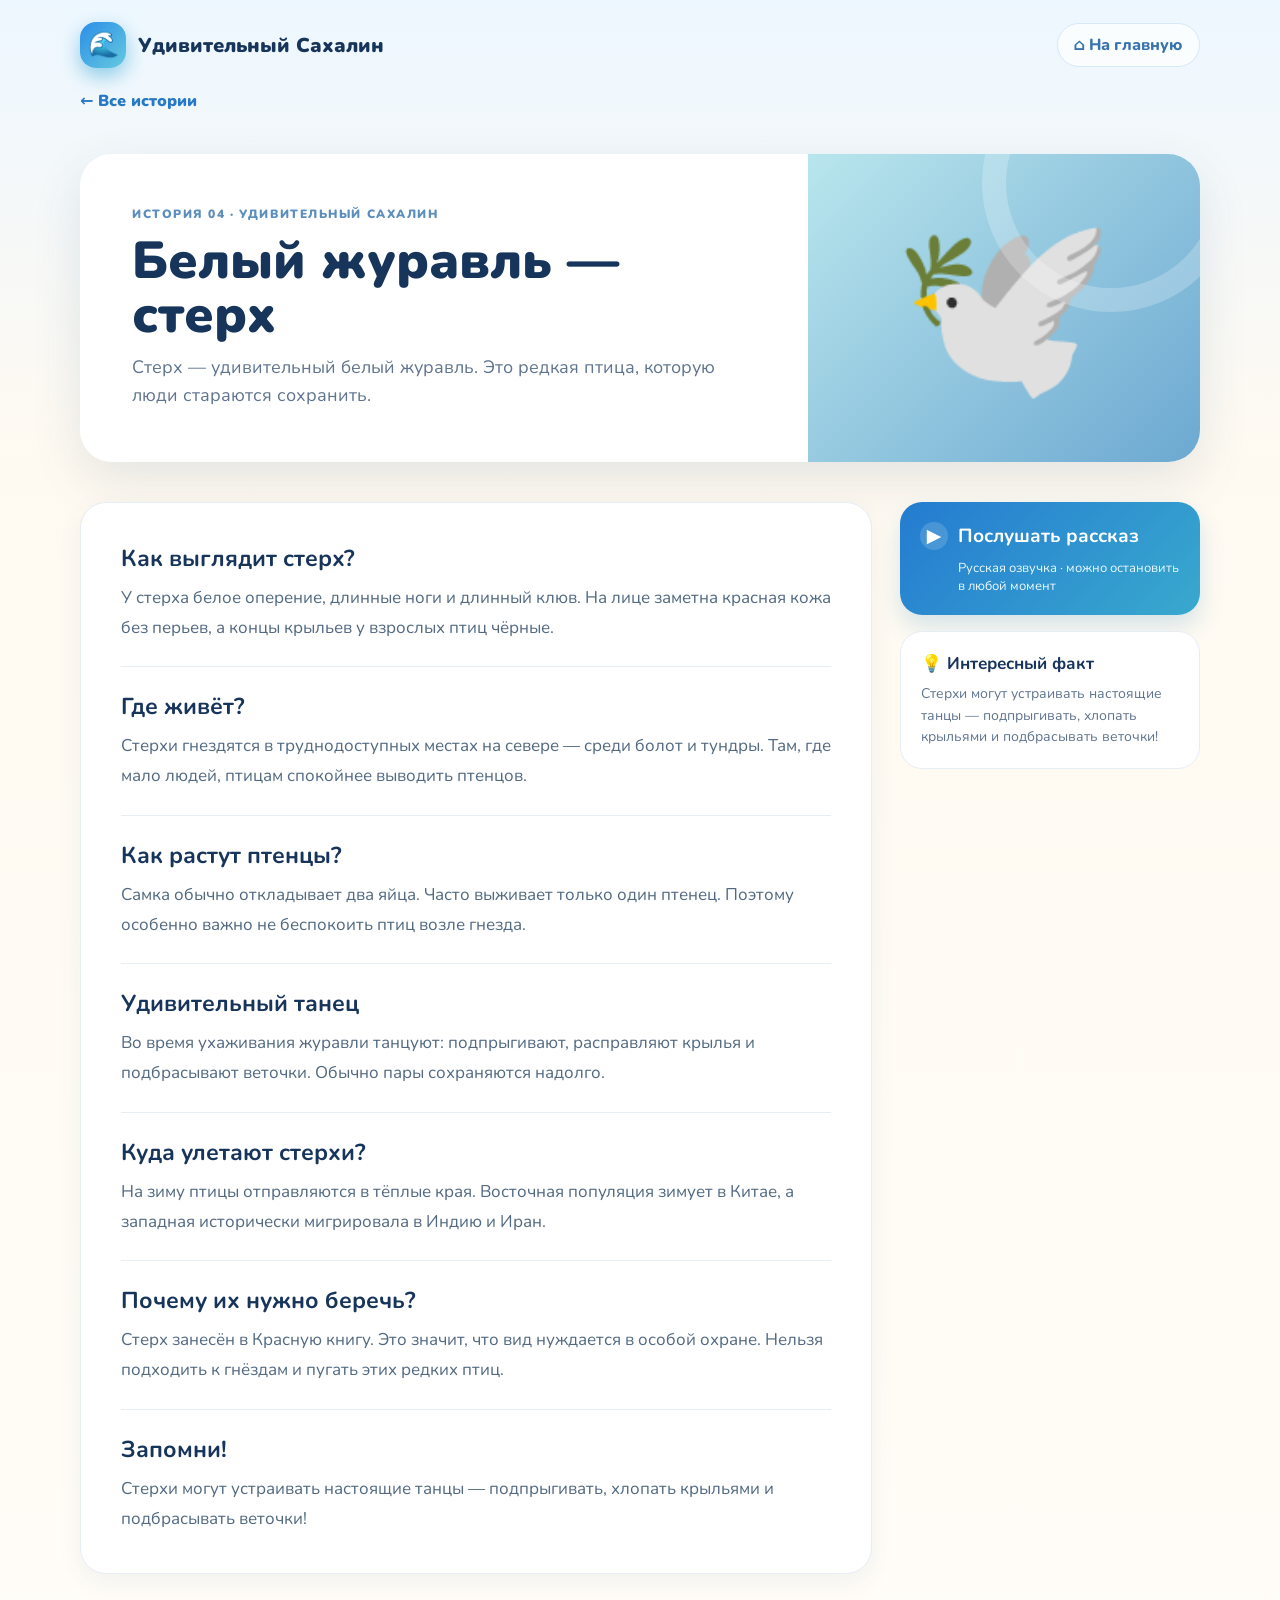
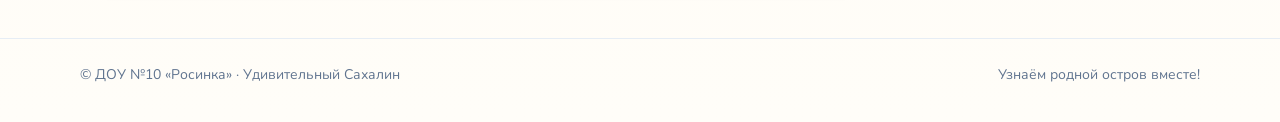
<file: sterkh.html>
<!doctype html>
<html lang="ru"><head><meta charset="utf-8"><meta name="viewport" content="width=device-width, initial-scale=1">
<meta name="theme-color" content="#2878d0"><meta name="description" content="Детская виртуальная энциклопедия о природе, истории и достопримечательностях Сахалина.">
<title>Белый журавль — стерх — Удивительный Сахалин</title><link rel="stylesheet" href="assets/style.css"></head><body><header><div class="wrap top"><a class="brand" href="index.html"><span class="brand-mark">🌊</span><span>Удивительный Сахалин</span></a><a class="navlink" href="index.html">⌂ На главную</a></div></header>
<main class="wrap">
<a class="back" href="index.html">← Все истории</a>
<section class="article-hero"><div class="article-banner"><div class="article-copy"><div class="num">ИСТОРИЯ 04 · УДИВИТЕЛЬНЫЙ САХАЛИН</div><h1>Белый журавль — стерх</h1><p>Стерх — удивительный белый журавль. Это редкая птица, которую люди стараются сохранить.</p></div><div class="art bird">🕊️</div></div></section>
<div class="content"><article class="story"><section><h2>Как выглядит стерх?</h2><p>У стерха белое оперение, длинные ноги и длинный клюв. На лице заметна красная кожа без перьев, а концы крыльев у взрослых птиц чёрные.</p></section><section><h2>Где живёт?</h2><p>Стерхи гнездятся в труднодоступных местах на севере — среди болот и тундры. Там, где мало людей, птицам спокойнее выводить птенцов.</p></section><section><h2>Как растут птенцы?</h2><p>Самка обычно откладывает два яйца. Часто выживает только один птенец. Поэтому особенно важно не беспокоить птиц возле гнезда.</p></section><section><h2>Удивительный танец</h2><p>Во время ухаживания журавли танцуют: подпрыгивают, расправляют крылья и подбрасывают веточки. Обычно пары сохраняются надолго.</p></section><section><h2>Куда улетают стерхи?</h2><p>На зиму птицы отправляются в тёплые края. Восточная популяция зимует в Китае, а западная исторически мигрировала в Индию и Иран.</p></section><section><h2>Почему их нужно беречь?</h2><p>Стерх занесён в Красную книгу. Это значит, что вид нуждается в особой охране. Нельзя подходить к гнёздам и пугать этих редких птиц.</p></section><section><h2>Запомни!</h2><p>Стерхи могут устраивать настоящие танцы — подпрыгивать, хлопать крыльями и подбрасывать веточки!</p></section></article>
<aside class="side">
<button class="listen" id="listen" type="button"><strong><span class="listen-icon" id="listenIcon">▶</span><span id="listenLabel">Послушать рассказ</span></strong><small>Русская озвучка · можно остановить в любой момент</small></button>
<div class="side-card"><h3>💡 Интересный факт</h3><p>Стерхи могут устраивать настоящие танцы — подпрыгивать, хлопать крыльями и подбрасывать веточки!</p></div>
</aside></div>
</main>
<script>
const parts=["Белый журавль — стерх. Стерх — удивительный белый журавль. Это редкая птица, которую люди стараются сохранить.", "Как выглядит стерх?. У стерха белое оперение, длинные ноги и длинный клюв. На лице заметна красная кожа без перьев, а концы крыльев у взрослых птиц чёрные.", "Где живёт?. Стерхи гнездятся в труднодоступных местах на севере — среди болот и тундры. Там, где мало людей, птицам спокойнее выводить птенцов.", "Как растут птенцы?. Самка обычно откладывает два яйца. Часто выживает только один птенец. Поэтому особенно важно не беспокоить птиц возле гнезда.", "Удивительный танец. Во время ухаживания журавли танцуют: подпрыгивают, расправляют крылья и подбрасывают веточки. Обычно пары сохраняются надолго.", "Куда улетают стерхи?. На зиму птицы отправляются в тёплые края. Восточная популяция зимует в Китае, а западная исторически мигрировала в Индию и Иран.", "Почему их нужно беречь?. Стерх занесён в Красную книгу. Это значит, что вид нуждается в особой охране. Нельзя подходить к гнёздам и пугать этих редких птиц.", "Интересный факт. Стерхи могут устраивать настоящие танцы — подпрыгивать, хлопать крыльями и подбрасывать веточки!"];
const btn=document.getElementById('listen'), label=document.getElementById('listenLabel'), icon=document.getElementById('listenIcon'), status=document.getElementById('status');
let playing=false;
function stopSpeech(){if('speechSynthesis' in window)window.speechSynthesis.cancel();playing=false;label.textContent='Послушать рассказ';icon.textContent='▶';}
btn.addEventListener('click',()=>{
 if(!('speechSynthesis' in window)){status.textContent='К сожалению, этот браузер не поддерживает озвучивание. Попробуйте открыть сайт в Chrome или Safari.';return;}
 if(playing){stopSpeech();status.textContent='Воспроизведение остановлено.';return;}
 window.speechSynthesis.cancel();
 const text=parts.join('\n\n');
 const utterance=new SpeechSynthesisUtterance(text);
 utterance.lang='ru-RU';utterance.rate=0.88;utterance.pitch=1;
 const voices=window.speechSynthesis.getVoices();
 const russian=voices.find(v=>v.lang.toLowerCase().startsWith('ru'));
 if(russian)utterance.voice=russian;
 utterance.onstart=()=>{playing=true;label.textContent='Остановить рассказ';icon.textContent='Ⅱ';status.textContent='Рассказ звучит…';};
 utterance.onend=()=>{stopSpeech();status.textContent='Рассказ завершён.';};
 utterance.onerror=()=>{stopSpeech();status.textContent='Не удалось запустить озвучивание. Попробуйте ещё раз.';};
 window.speechSynthesis.speak(utterance);
});
window.addEventListener('pagehide',()=>window.speechSynthesis?.cancel());
</script>
<footer><div class="wrap foot"><span>© ДОУ №10 «Росинка» · Удивительный Сахалин</span><span>Узнаём родной остров вместе!</span></div></footer></body></html>
</file>
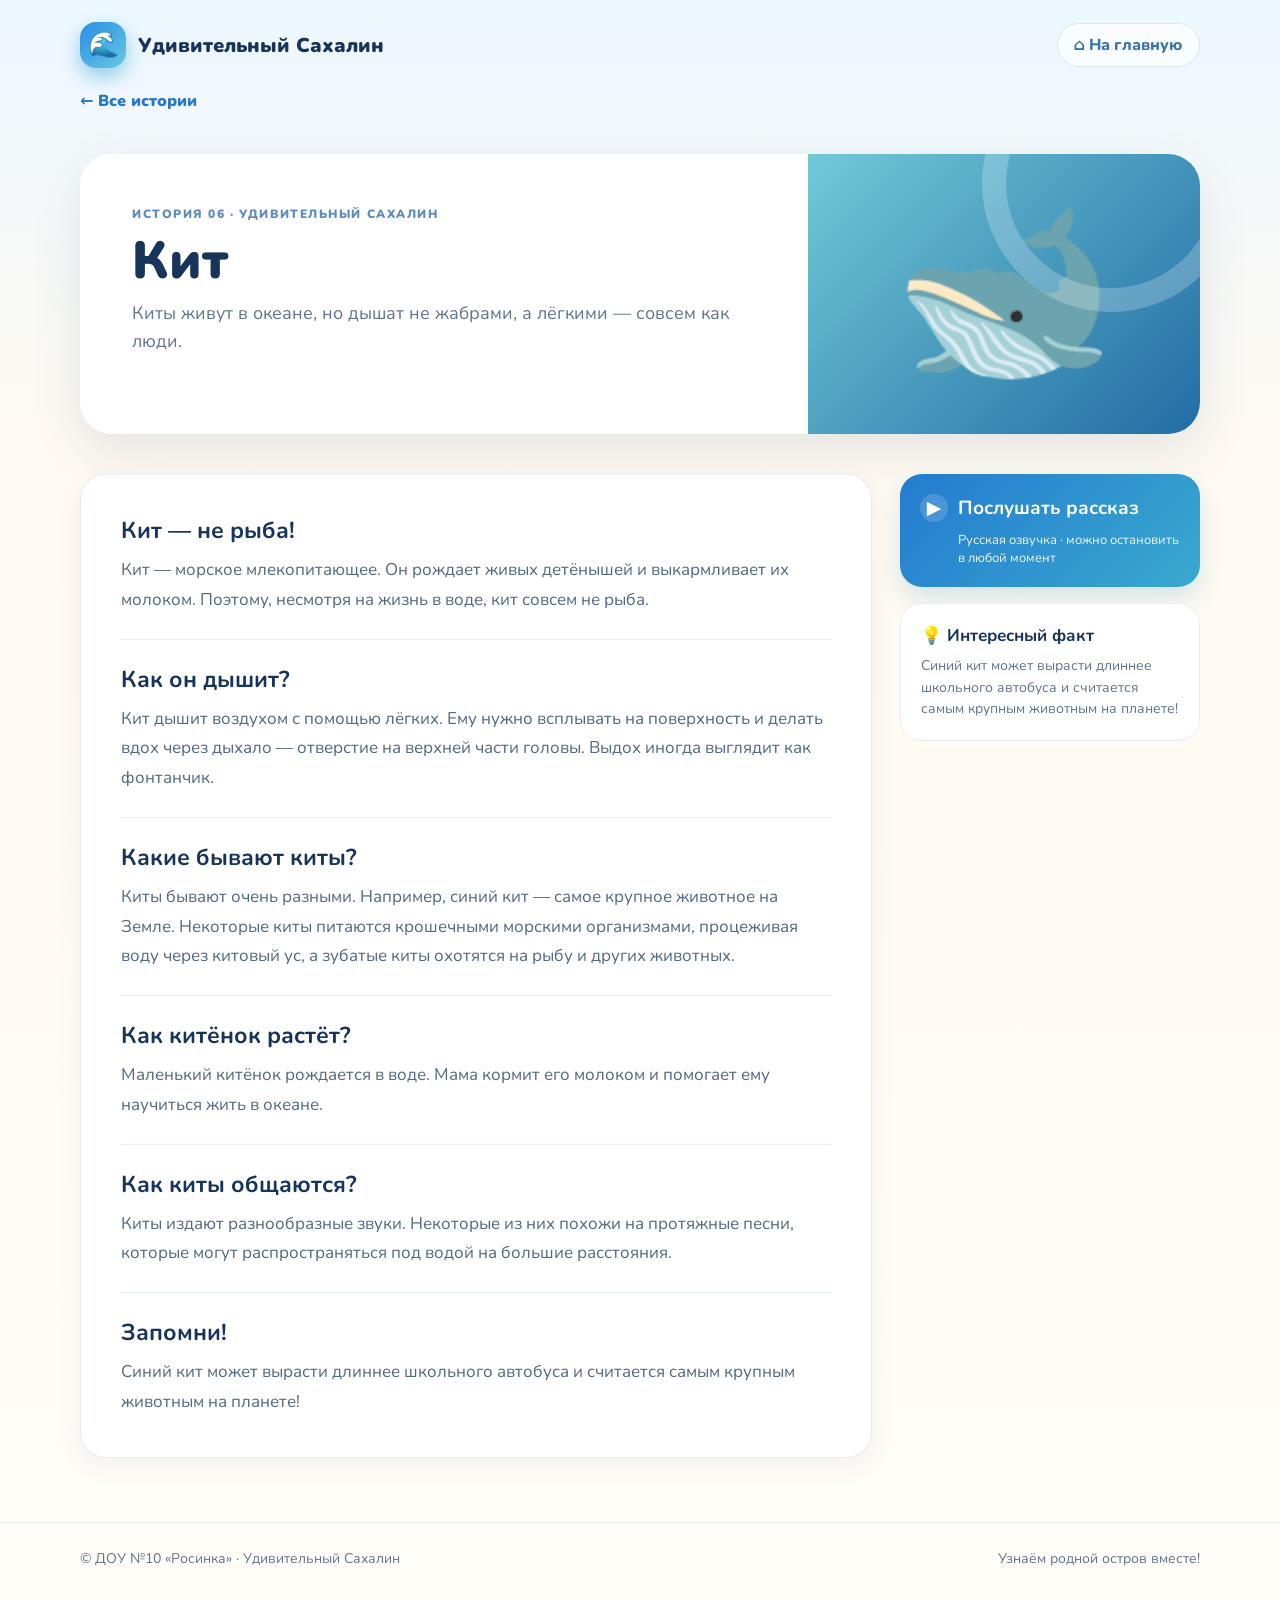
<file: whale.html>
<!doctype html>
<html lang="ru"><head><meta charset="utf-8"><meta name="viewport" content="width=device-width, initial-scale=1">
<meta name="theme-color" content="#2878d0"><meta name="description" content="Детская виртуальная энциклопедия о природе, истории и достопримечательностях Сахалина.">
<title>Кит — Удивительный Сахалин</title><link rel="stylesheet" href="assets/style.css"></head><body><header><div class="wrap top"><a class="brand" href="index.html"><span class="brand-mark">🌊</span><span>Удивительный Сахалин</span></a><a class="navlink" href="index.html">⌂ На главную</a></div></header>
<main class="wrap">
<a class="back" href="index.html">← Все истории</a>
<section class="article-hero"><div class="article-banner"><div class="article-copy"><div class="num">ИСТОРИЯ 06 · УДИВИТЕЛЬНЫЙ САХАЛИН</div><h1>Кит</h1><p>Киты живут в океане, но дышат не жабрами, а лёгкими — совсем как люди.</p></div><div class="art whale">🐋</div></div></section>
<div class="content"><article class="story"><section><h2>Кит — не рыба!</h2><p>Кит — морское млекопитающее. Он рождает живых детёнышей и выкармливает их молоком. Поэтому, несмотря на жизнь в воде, кит совсем не рыба.</p></section><section><h2>Как он дышит?</h2><p>Кит дышит воздухом с помощью лёгких. Ему нужно всплывать на поверхность и делать вдох через дыхало — отверстие на верхней части головы. Выдох иногда выглядит как фонтанчик.</p></section><section><h2>Какие бывают киты?</h2><p>Киты бывают очень разными. Например, синий кит — самое крупное животное на Земле. Некоторые киты питаются крошечными морскими организмами, процеживая воду через китовый ус, а зубатые киты охотятся на рыбу и других животных.</p></section><section><h2>Как китёнок растёт?</h2><p>Маленький китёнок рождается в воде. Мама кормит его молоком и помогает ему научиться жить в океане.</p></section><section><h2>Как киты общаются?</h2><p>Киты издают разнообразные звуки. Некоторые из них похожи на протяжные песни, которые могут распространяться под водой на большие расстояния.</p></section><section><h2>Запомни!</h2><p>Синий кит может вырасти длиннее школьного автобуса и считается самым крупным животным на планете!</p></section></article>
<aside class="side">
<button class="listen" id="listen" type="button"><strong><span class="listen-icon" id="listenIcon">▶</span><span id="listenLabel">Послушать рассказ</span></strong><small>Русская озвучка · можно остановить в любой момент</small></button>
<div class="side-card"><h3>💡 Интересный факт</h3><p>Синий кит может вырасти длиннее школьного автобуса и считается самым крупным животным на планете!</p></div>
</aside></div>
</main>
<script>
const parts=["Кит. Киты живут в океане, но дышат не жабрами, а лёгкими — совсем как люди.", "Кит — не рыба!. Кит — морское млекопитающее. Он рождает живых детёнышей и выкармливает их молоком. Поэтому, несмотря на жизнь в воде, кит совсем не рыба.", "Как он дышит?. Кит дышит воздухом с помощью лёгких. Ему нужно всплывать на поверхность и делать вдох через дыхало — отверстие на верхней части головы. Выдох иногда выглядит как фонтанчик.", "Какие бывают киты?. Киты бывают очень разными. Например, синий кит — самое крупное животное на Земле. Некоторые киты питаются крошечными морскими организмами, процеживая воду через китовый ус, а зубатые киты охотятся на рыбу и других животных.", "Как китёнок растёт?. Маленький китёнок рождается в воде. Мама кормит его молоком и помогает ему научиться жить в океане.", "Как киты общаются?. Киты издают разнообразные звуки. Некоторые из них похожи на протяжные песни, которые могут распространяться под водой на большие расстояния.", "Интересный факт. Синий кит может вырасти длиннее школьного автобуса и считается самым крупным животным на планете!"];
const btn=document.getElementById('listen'), label=document.getElementById('listenLabel'), icon=document.getElementById('listenIcon'), status=document.getElementById('status');
let playing=false;
function stopSpeech(){if('speechSynthesis' in window)window.speechSynthesis.cancel();playing=false;label.textContent='Послушать рассказ';icon.textContent='▶';}
btn.addEventListener('click',()=>{
 if(!('speechSynthesis' in window)){status.textContent='К сожалению, этот браузер не поддерживает озвучивание. Попробуйте открыть сайт в Chrome или Safari.';return;}
 if(playing){stopSpeech();status.textContent='Воспроизведение остановлено.';return;}
 window.speechSynthesis.cancel();
 const text=parts.join('\n\n');
 const utterance=new SpeechSynthesisUtterance(text);
 utterance.lang='ru-RU';utterance.rate=0.88;utterance.pitch=1;
 const voices=window.speechSynthesis.getVoices();
 const russian=voices.find(v=>v.lang.toLowerCase().startsWith('ru'));
 if(russian)utterance.voice=russian;
 utterance.onstart=()=>{playing=true;label.textContent='Остановить рассказ';icon.textContent='Ⅱ';status.textContent='Рассказ звучит…';};
 utterance.onend=()=>{stopSpeech();status.textContent='Рассказ завершён.';};
 utterance.onerror=()=>{stopSpeech();status.textContent='Не удалось запустить озвучивание. Попробуйте ещё раз.';};
 window.speechSynthesis.speak(utterance);
});
window.addEventListener('pagehide',()=>window.speechSynthesis?.cancel());
</script>
<footer><div class="wrap foot"><span>© ДОУ №10 «Росинка» · Удивительный Сахалин</span><span>Узнаём родной остров вместе!</span></div></footer></body></html>
</file>
<file: assets/style.css>
@import url('https://fonts.googleapis.com/css2?family=Nunito:wght@400;600;700;800;900&display=swap');
:root{--ink:#17345b;--muted:#60748f;--paper:#fffdf8;--blue:#2878d0;--line:#e6edf5;--shadow:0 18px 50px rgba(33,74,119,.12)}
*{box-sizing:border-box}body{margin:0;background:linear-gradient(180deg,#edf7ff 0,#fffaf1 460px,#fffdf8 100%);font-family:'Nunito',system-ui,sans-serif;color:var(--ink)}
a{color:inherit}.wrap{width:min(1120px,calc(100% - 36px));margin:auto}
header{padding:22px 0}.top{display:flex;align-items:center;justify-content:space-between;gap:20px}
.brand{display:flex;align-items:center;gap:12px;text-decoration:none;font-weight:900;font-size:20px}.brand-mark{width:46px;height:46px;border-radius:16px;background:linear-gradient(135deg,#2b8ee8,#65c9df);display:grid;place-items:center;color:white;font-size:25px;box-shadow:0 8px 20px #8bcbe8}
.navlink{font-weight:800;text-decoration:none;color:#3973ad;padding:10px 16px;border:1px solid #d7e8f7;border-radius:999px;background:#ffffffb8}
.hero{padding:44px 0 34px}.hero-box{position:relative;overflow:hidden;border-radius:34px;padding:clamp(28px,6vw,66px);background:linear-gradient(120deg,#176cc0,#3ca8d5 65%,#82d8df);color:white;box-shadow:var(--shadow)}
.hero-box:after{content:"";position:absolute;width:340px;height:340px;border:38px solid #ffffff20;border-radius:50%;right:-70px;top:-120px}
.eyebrow{font-size:13px;letter-spacing:.14em;text-transform:uppercase;font-weight:900;opacity:.8}
h1{font-size:clamp(36px,6vw,66px);line-height:1.04;margin:14px 0 16px;font-weight:900;max-width:720px}
.hero p{font-size:19px;line-height:1.55;max-width:650px;margin:0;color:#eefaff}
.hero-art{position:absolute;right:5%;bottom:8%;font-size:clamp(90px,15vw,170px);filter:drop-shadow(0 15px 8px #124d7750)}
.section-head{display:flex;justify-content:space-between;align-items:end;gap:18px;margin:34px 0 20px}.section-head h2{font-size:30px;margin:0}.section-head p{margin:0;color:var(--muted)}
.cards{display:grid;grid-template-columns:repeat(3,1fr);gap:20px;padding-bottom:64px}
.card{display:flex;flex-direction:column;text-decoration:none;background:white;border:1px solid var(--line);border-radius:24px;overflow:hidden;box-shadow:0 8px 26px #244d7310;transition:.2s}
.card:hover{transform:translateY(-5px);box-shadow:var(--shadow)}
.card-art{height:172px;display:grid;place-items:center;font-size:88px;position:relative;overflow:hidden}
.card-art:before,.art:before{content:"";position:absolute;width:210px;height:210px;border:24px solid #ffffff38;border-radius:50%;right:-40px;top:-100px}
.card-body{padding:20px 22px 23px}.num{font-size:12px;font-weight:900;letter-spacing:.13em;color:#5b8dbd}.card h3{font-size:21px;line-height:1.2;margin:8px 0}.card p{color:var(--muted);line-height:1.5;margin:0 0 17px}.more{font-weight:900;color:#2878c8}
.museum{background:linear-gradient(135deg,#f5c66d,#e9a75e)}.aniva{background:linear-gradient(135deg,#68c5e7,#236ba9)}.plant{background:linear-gradient(135deg,#8ed3a1,#3e9b76)}.bird{background:linear-gradient(135deg,#b9e6ed,#6ca8d1)}.lynx{background:linear-gradient(135deg,#e6bd8d,#b8794f)}.whale{background:linear-gradient(135deg,#70c9d8,#226ca4)}
footer{border-top:1px solid var(--line);padding:26px 0 38px;color:var(--muted);font-size:14px}.foot{display:flex;justify-content:space-between;gap:18px;flex-wrap:wrap}
.article-hero{padding:24px 0 30px}.article-banner{border-radius:32px;overflow:hidden;display:grid;grid-template-columns:1.3fr .7fr;min-height:280px;box-shadow:var(--shadow)}
.article-copy{padding:clamp(25px,5vw,52px);background:white}.article-copy h1{color:var(--ink);font-size:clamp(32px,5vw,52px);margin:12px 0}.article-copy p{font-size:18px;color:var(--muted);line-height:1.55;margin:0}
.art{position:relative;display:grid;place-items:center;font-size:clamp(100px,16vw,180px);overflow:hidden}
.content{display:grid;grid-template-columns:minmax(0,1fr) 300px;gap:28px;align-items:start;padding:10px 0 64px}
.story{background:white;border:1px solid var(--line);border-radius:26px;padding:clamp(22px,4vw,40px);box-shadow:0 8px 26px #244d7310}
.story section{padding:0 0 24px;margin:0 0 24px;border-bottom:1px solid var(--line)}.story section:last-child{border:0;margin:0;padding:0}
.story h2{font-size:23px;margin:0 0 9px}.story p{font-size:17px;line-height:1.75;color:#526981;margin:0}
.side{position:sticky;top:18px;display:grid;gap:16px}.listen{border:0;border-radius:22px;padding:20px;background:linear-gradient(135deg,#247bd0,#39a9ce);color:white;font:inherit;text-align:left;cursor:pointer;box-shadow:0 12px 25px #2c8bc533}
.listen strong{display:flex;align-items:center;gap:10px;font-size:19px}.listen small{display:block;margin:9px 0 0 38px;color:#eaf8ff;font-size:13px}.listen:disabled{opacity:.65;cursor:wait}
.listen-icon{width:28px;height:28px;border-radius:50%;background:#ffffff28;display:grid;place-items:center}
.side-card{background:#fff;border:1px solid var(--line);border-radius:22px;padding:20px}.side-card h3{margin:0 0 8px;font-size:17px}.side-card p{margin:0;color:var(--muted);line-height:1.55;font-size:14px}
.back{display:inline-flex;text-decoration:none;color:#2878c8;font-weight:900;margin:0 0 18px;gap:8px}
.resources a{display:block;margin-top:10px;color:#2878c8;font-weight:800;font-size:14px;text-decoration:none}
.toast{font-size:13px;color:var(--muted);min-height:18px;margin-top:8px}
@media(max-width:850px){.cards{grid-template-columns:repeat(2,1fr)}.content{grid-template-columns:1fr}.side{position:static;grid-template-columns:1fr 1fr}.listen{grid-column:1/-1}}
@media(max-width:560px){.wrap{width:min(100% - 24px,1120px)}header{padding:14px 0}.brand{font-size:16px}.brand-mark{width:40px;height:40px}.hero{padding:20px 0}.hero-box{border-radius:25px;padding:30px 24px 130px}.hero-art{right:8%;bottom:-8px;font-size:118px}.hero p{font-size:16px}.section-head{display:block}.section-head p{margin-top:7px}.cards{grid-template-columns:1fr;gap:14px}.card-art{height:145px}.article-banner{grid-template-columns:1fr}.article-copy{order:2}.art{order:1;min-height:180px;font-size:120px}.side{grid-template-columns:1fr}.listen{grid-column:auto}.story p{font-size:16px}}
</file>
